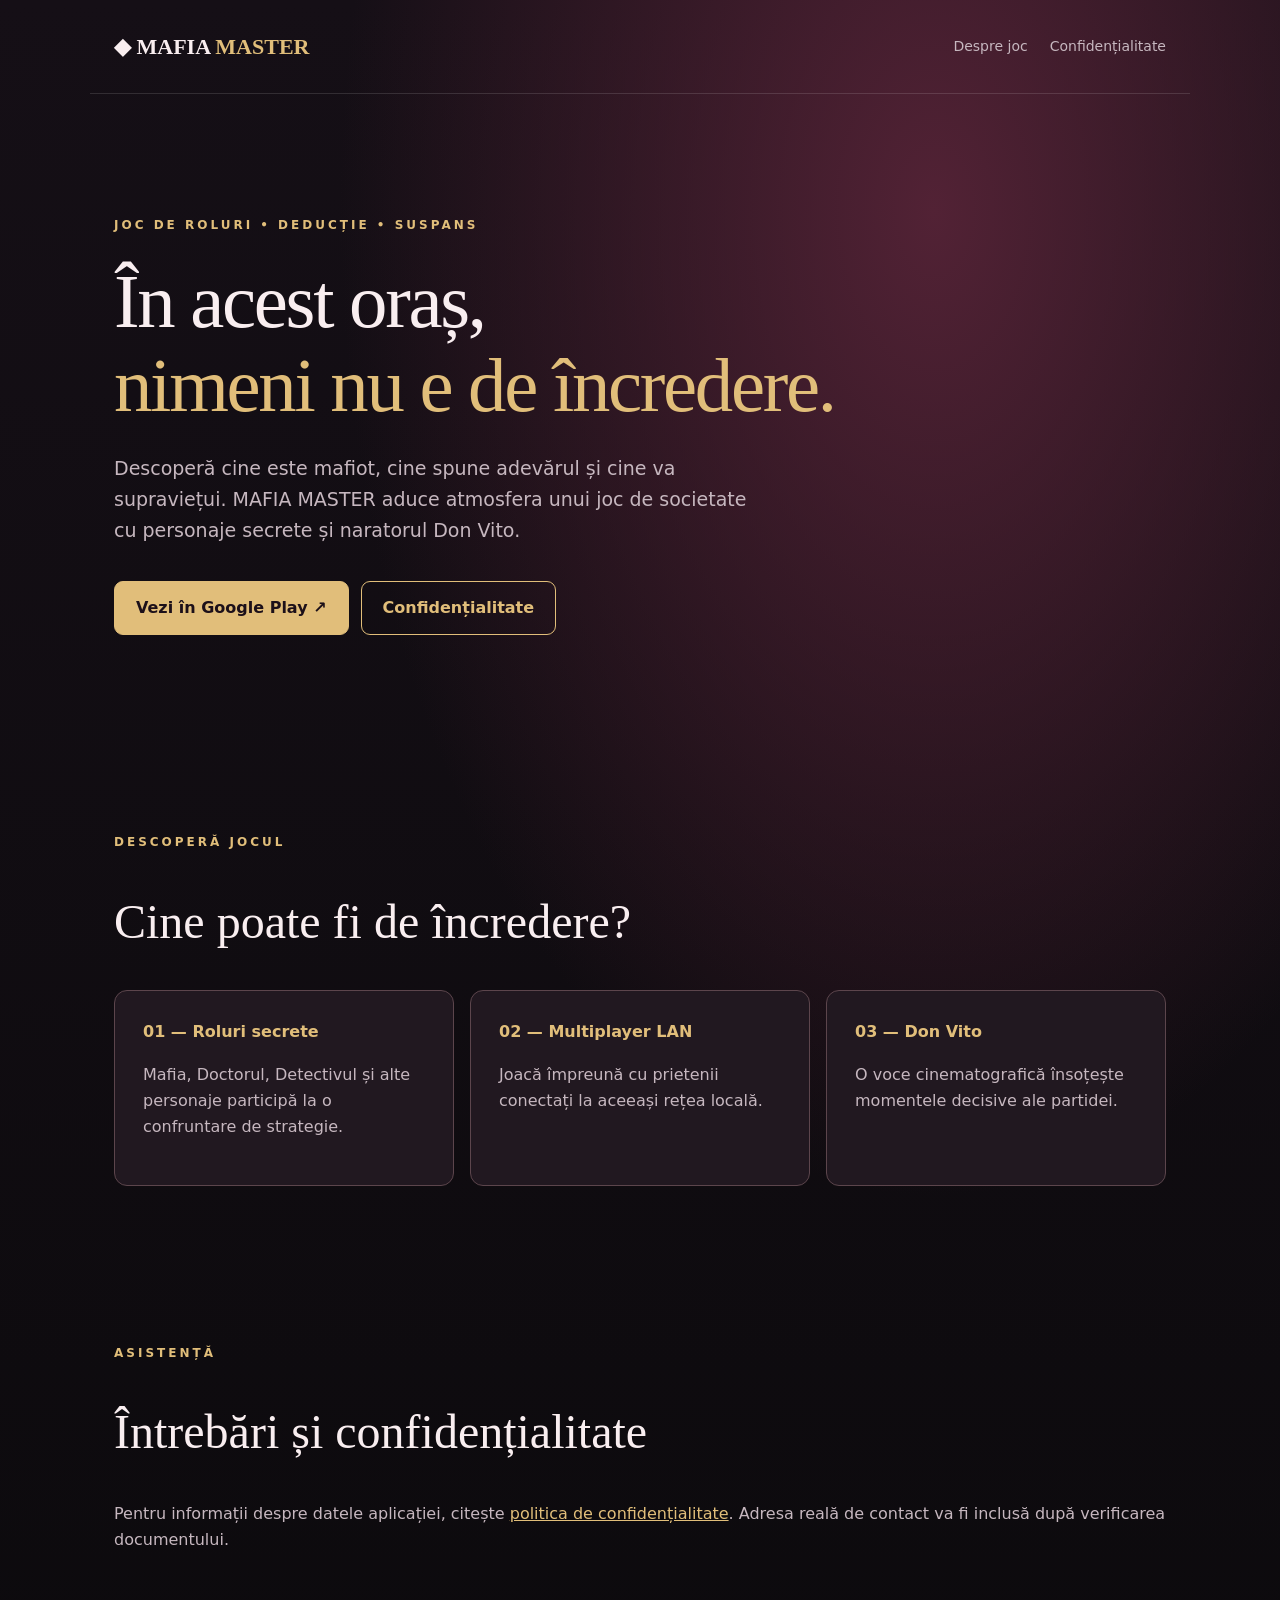
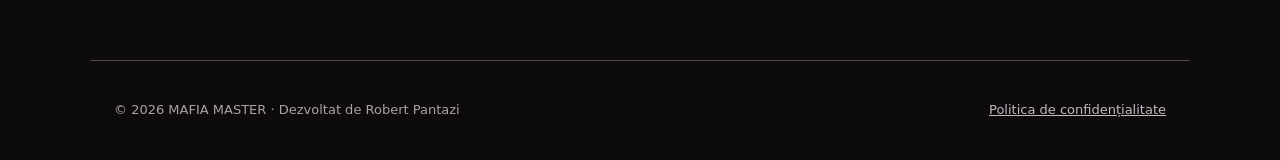
<file: index.html>
<!DOCTYPE html>
<html lang="ro"><head><meta charset="utf-8"><meta name="viewport" content="width=device-width, initial-scale=1"><meta name="theme-color" content="#160f17"><meta name="description" content="MAFIA MASTER — un joc de deducție și roluri secrete, cu narator Don Vito."><title>MAFIA MASTER — Site oficial</title><link rel="stylesheet" href="style.css"></head>
<body><header class="wrap head"><a class="brand" href="/">◆ MAFIA <span>MASTER</span></a><nav><a href="#joc">Despre joc</a><a href="/privacy.html">Confidențialitate</a></nav></header>
<main><section class="wrap hero"><p class="eyebrow">JOC DE ROLURI • DEDUCȚIE • SUSPANS</p><h1>În acest oraș,<br><em>nimeni nu e de încredere.</em></h1><p>Descoperă cine este mafiot, cine spune adevărul și cine va supraviețui. MAFIA MASTER aduce atmosfera unui joc de societate cu personaje secrete și naratorul Don Vito.</p><div class="buttons"><a class="primary" href="https://play.google.com/store/apps/details?id=ro.pantazistudios.mafiamaster">Vezi în Google Play ↗</a><a class="secondary" href="/privacy.html">Confidențialitate</a></div></section>
<section class="wrap section" id="joc"><p class="eyebrow">DESCOPERĂ JOCUL</p><h2>Cine poate fi de încredere?</h2><div class="cards"><article><b>01 — Roluri secrete</b><p>Mafia, Doctorul, Detectivul și alte personaje participă la o confruntare de strategie.</p></article><article><b>02 — Multiplayer LAN</b><p>Joacă împreună cu prietenii conectați la aceeași rețea locală.</p></article><article><b>03 — Don Vito</b><p>O voce cinematografică însoțește momentele decisive ale partidei.</p></article></div></section>
<section class="wrap section"><p class="eyebrow">ASISTENȚĂ</p><h2>Întrebări și confidențialitate</h2><p>Pentru informații despre datele aplicației, citește <a href="/privacy.html">politica de confidențialitate</a>. Adresa reală de contact va fi inclusă după verificarea documentului.</p></section></main>
<footer class="wrap"><span>© 2026 MAFIA MASTER · Dezvoltat de Robert Pantazi</span><a href="/privacy.html">Politica de confidențialitate</a></footer></body></html>
</file>
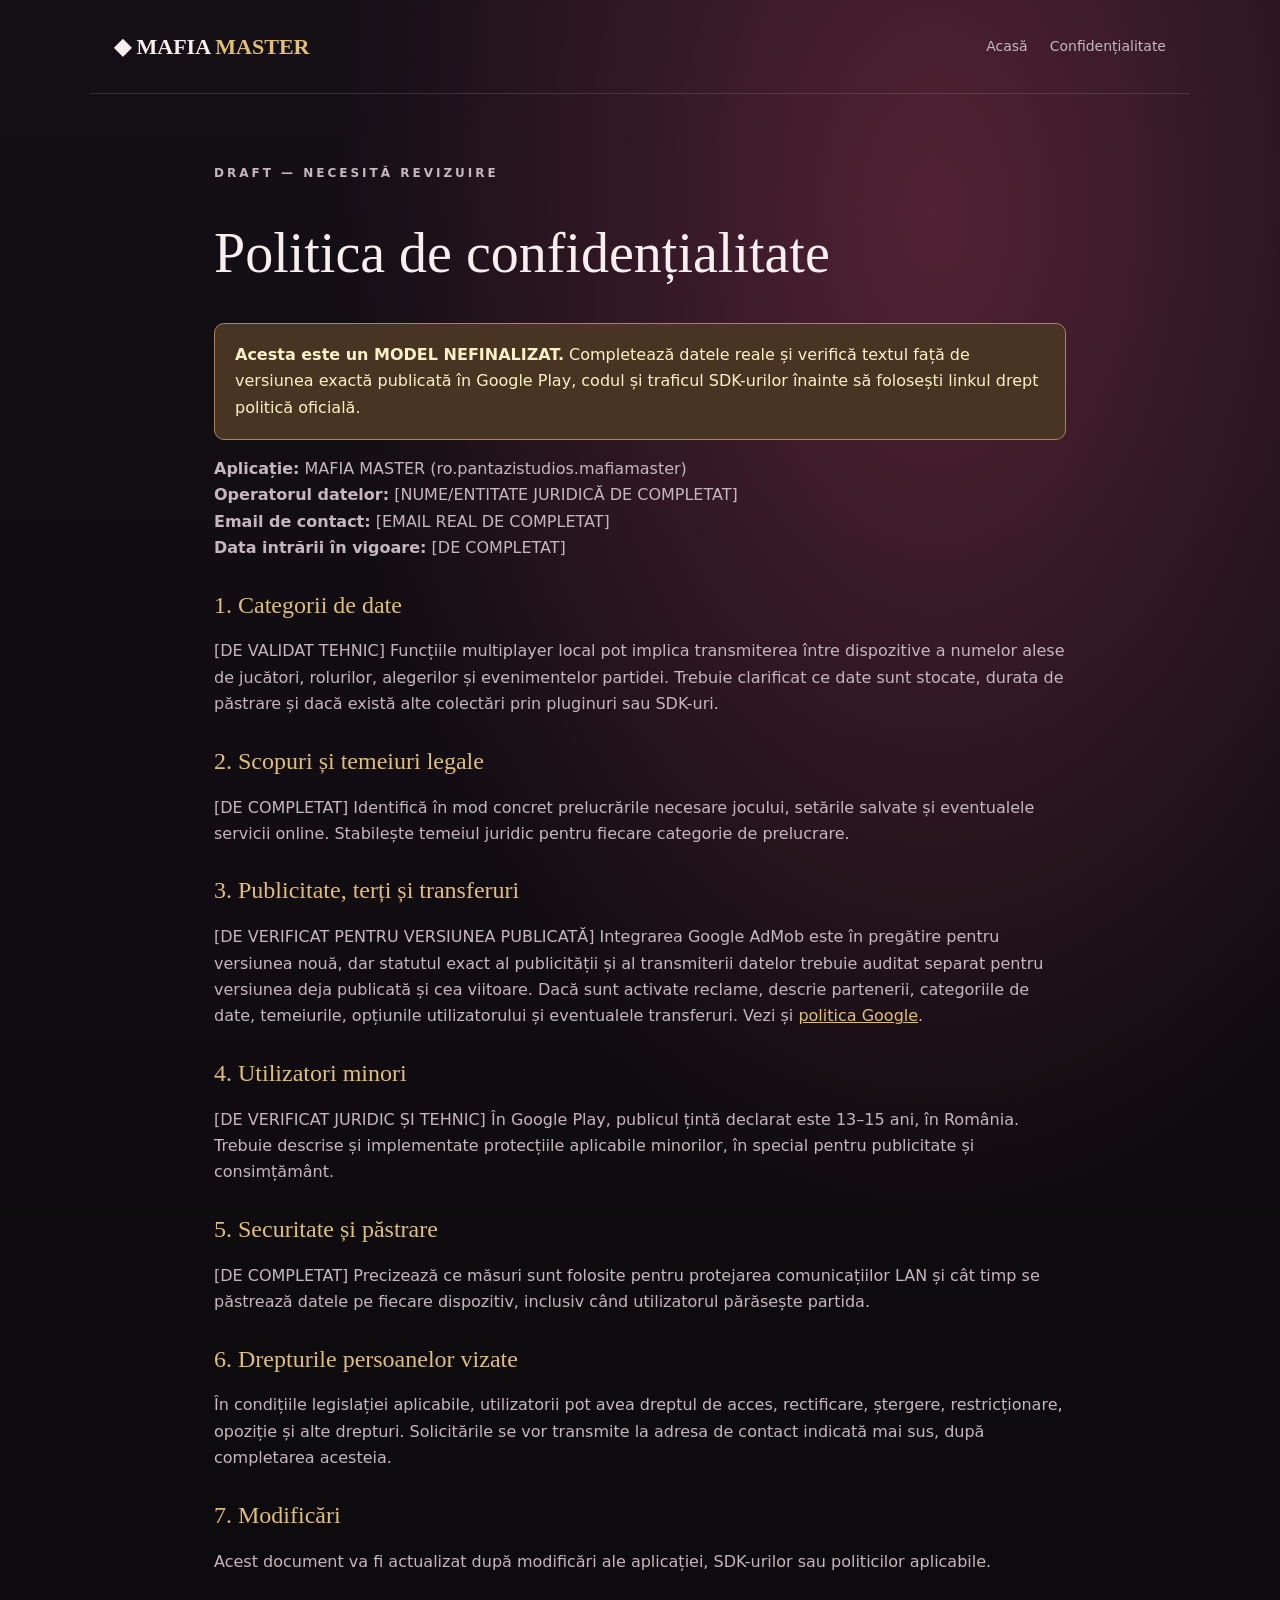
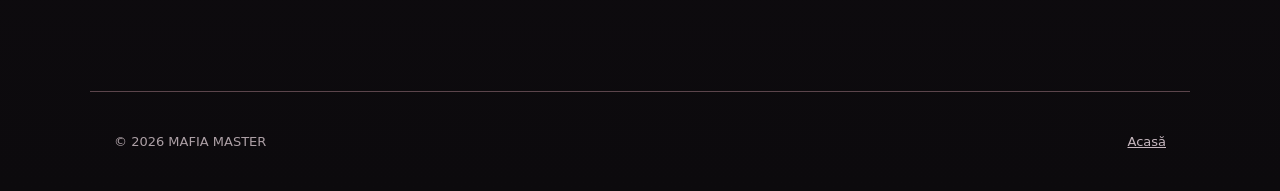
<file: privacy.html>
<!DOCTYPE html>
<html lang="ro"><head><meta charset="utf-8"><meta name="viewport" content="width=device-width,initial-scale=1"><meta name="robots" content="noindex"><title>Politica de confidențialitate — MAFIA MASTER (DRAFT)</title><link rel="stylesheet" href="style.css"></head><body><header class="wrap head"><a class="brand" href="/">◆ MAFIA <span>MASTER</span></a><nav><a href="/">Acasă</a><a href="/privacy.html">Confidențialitate</a></nav></header><main class="wrap legal"><p class="eyebrow">DRAFT — NECESITĂ REVIZUIRE</p><h1>Politica de confidențialitate</h1>
<div class="warning"><b>Acesta este un MODEL NEFINALIZAT.</b> Completează datele reale și verifică textul față de versiunea exactă publicată în Google Play, codul și traficul SDK-urilor înainte să folosești linkul drept politică oficială.</div>
<p><b>Aplicație:</b> MAFIA MASTER (ro.pantazistudios.mafiamaster)<br><b>Operatorul datelor:</b> [NUME/ENTITATE JURIDICĂ DE COMPLETAT]<br><b>Email de contact:</b> [EMAIL REAL DE COMPLETAT]<br><b>Data intrării în vigoare:</b> [DE COMPLETAT]</p>
<h2>1. Categorii de date</h2><p>[DE VALIDAT TEHNIC] Funcțiile multiplayer local pot implica transmiterea între dispozitive a numelor alese de jucători, rolurilor, alegerilor și evenimentelor partidei. Trebuie clarificat ce date sunt stocate, durata de păstrare și dacă există alte colectări prin pluginuri sau SDK-uri.</p>
<h2>2. Scopuri și temeiuri legale</h2><p>[DE COMPLETAT] Identifică în mod concret prelucrările necesare jocului, setările salvate și eventualele servicii online. Stabilește temeiul juridic pentru fiecare categorie de prelucrare.</p>
<h2>3. Publicitate, terți și transferuri</h2><p>[DE VERIFICAT PENTRU VERSIUNEA PUBLICATĂ] Integrarea Google AdMob este în pregătire pentru versiunea nouă, dar statutul exact al publicității și al transmiterii datelor trebuie auditat separat pentru versiunea deja publicată și cea viitoare. Dacă sunt activate reclame, descrie partenerii, categoriile de date, temeiurile, opțiunile utilizatorului și eventualele transferuri. Vezi și <a href="https://policies.google.com/privacy">politica Google</a>.</p>
<h2>4. Utilizatori minori</h2><p>[DE VERIFICAT JURIDIC ȘI TEHNIC] În Google Play, publicul țintă declarat este 13–15 ani, în România. Trebuie descrise și implementate protecțiile aplicabile minorilor, în special pentru publicitate și consimțământ.</p>
<h2>5. Securitate și păstrare</h2><p>[DE COMPLETAT] Precizează ce măsuri sunt folosite pentru protejarea comunicațiilor LAN și cât timp se păstrează datele pe fiecare dispozitiv, inclusiv când utilizatorul părăsește partida.</p>
<h2>6. Drepturile persoanelor vizate</h2><p>În condițiile legislației aplicabile, utilizatorii pot avea dreptul de acces, rectificare, ștergere, restricționare, opoziție și alte drepturi. Solicitările se vor transmite la adresa de contact indicată mai sus, după completarea acesteia.</p>
<h2>7. Modificări</h2><p>Acest document va fi actualizat după modificări ale aplicației, SDK-urilor sau politicilor aplicabile.</p>
</main><footer class="wrap"><span>© 2026 MAFIA MASTER</span><a href="/">Acasă</a></footer></body></html>
</file>
<file: style.css>
:root{--gold:#e1be7a;--text:#f9eef0;--muted:#c6b7bf;--bg:#120e13;--line:#5c454c}*{box-sizing:border-box}html{scroll-behavior:smooth}body{margin:0;color:var(--text);font:16px/1.65 system-ui,-apple-system,Segoe UI,sans-serif;background:radial-gradient(ellipse at 73% 12%,#522235,transparent 45%),linear-gradient(#150f16,#0c0a0d)}a{color:var(--gold)}.wrap{max-width:1100px;margin:auto;padding-left:24px;padding-right:24px}.head{min-height:94px;display:flex;align-items:center;justify-content:space-between;gap:24px;border-bottom:1px solid #ffffff20}.brand{font:700 22px Georgia,serif;text-decoration:none;color:var(--text);white-space:nowrap}.brand span{color:var(--gold)}nav{display:flex;gap:22px}nav a{font-size:14px;color:var(--muted);text-decoration:none}.hero{padding-top:110px;padding-bottom:130px}.eyebrow{color:var(--gold);font-size:12px;letter-spacing:.25em;font-weight:700}.hero h1{font:normal clamp(44px,6vw,82px)/1.1 Georgia,serif;letter-spacing:-.03em;margin:24px 0}.hero em{color:var(--gold);font-style:normal}.hero>p:not(.eyebrow){color:var(--muted);font-size:19px;max-width:650px}.buttons{display:flex;gap:12px;flex-wrap:wrap;margin-top:34px}.buttons a{padding:13px 21px;border-radius:9px;border:1px solid var(--gold);text-decoration:none;font-weight:700}.primary{background:var(--gold);color:#1c1019}.secondary{color:var(--gold)}.section{padding:56px 24px 90px}.section h2{font:normal clamp(31px,4vw,48px)/1.2 Georgia,serif}.cards{display:grid;grid-template-columns:repeat(3,1fr);gap:16px;margin-top:32px}.cards article{padding:28px;background:#211820;border:1px solid var(--line);border-radius:13px}.cards b{color:var(--gold)}.cards p,.section>p:not(.eyebrow),.legal p,.legal li{color:var(--muted)}.legal{max-width:900px;padding-top:58px;padding-bottom:100px}.legal h1{font:normal clamp(34px,5vw,56px) Georgia,serif}.legal h2{font:normal 24px Georgia,serif;margin-top:30px;color:var(--gold)}.warning{padding:18px 20px;border:1px solid #ab8457;background:#493323;border-radius:10px;color:#fff1c7}footer{border-top:1px solid var(--line);display:flex;justify-content:space-between;gap:18px;min-height:100px;align-items:center;font-size:13px;color:#ada0a6}footer a{color:var(--muted)}@media(max-width:700px){.head{flex-direction:column;align-items:flex-start;padding-top:20px;padding-bottom:18px;gap:14px}.hero{padding-top:64px;padding-bottom:68px}.cards{grid-template-columns:1fr}footer{flex-direction:column;align-items:flex-start;justify-content:center;padding-top:16px;padding-bottom:16px}}
</file>
